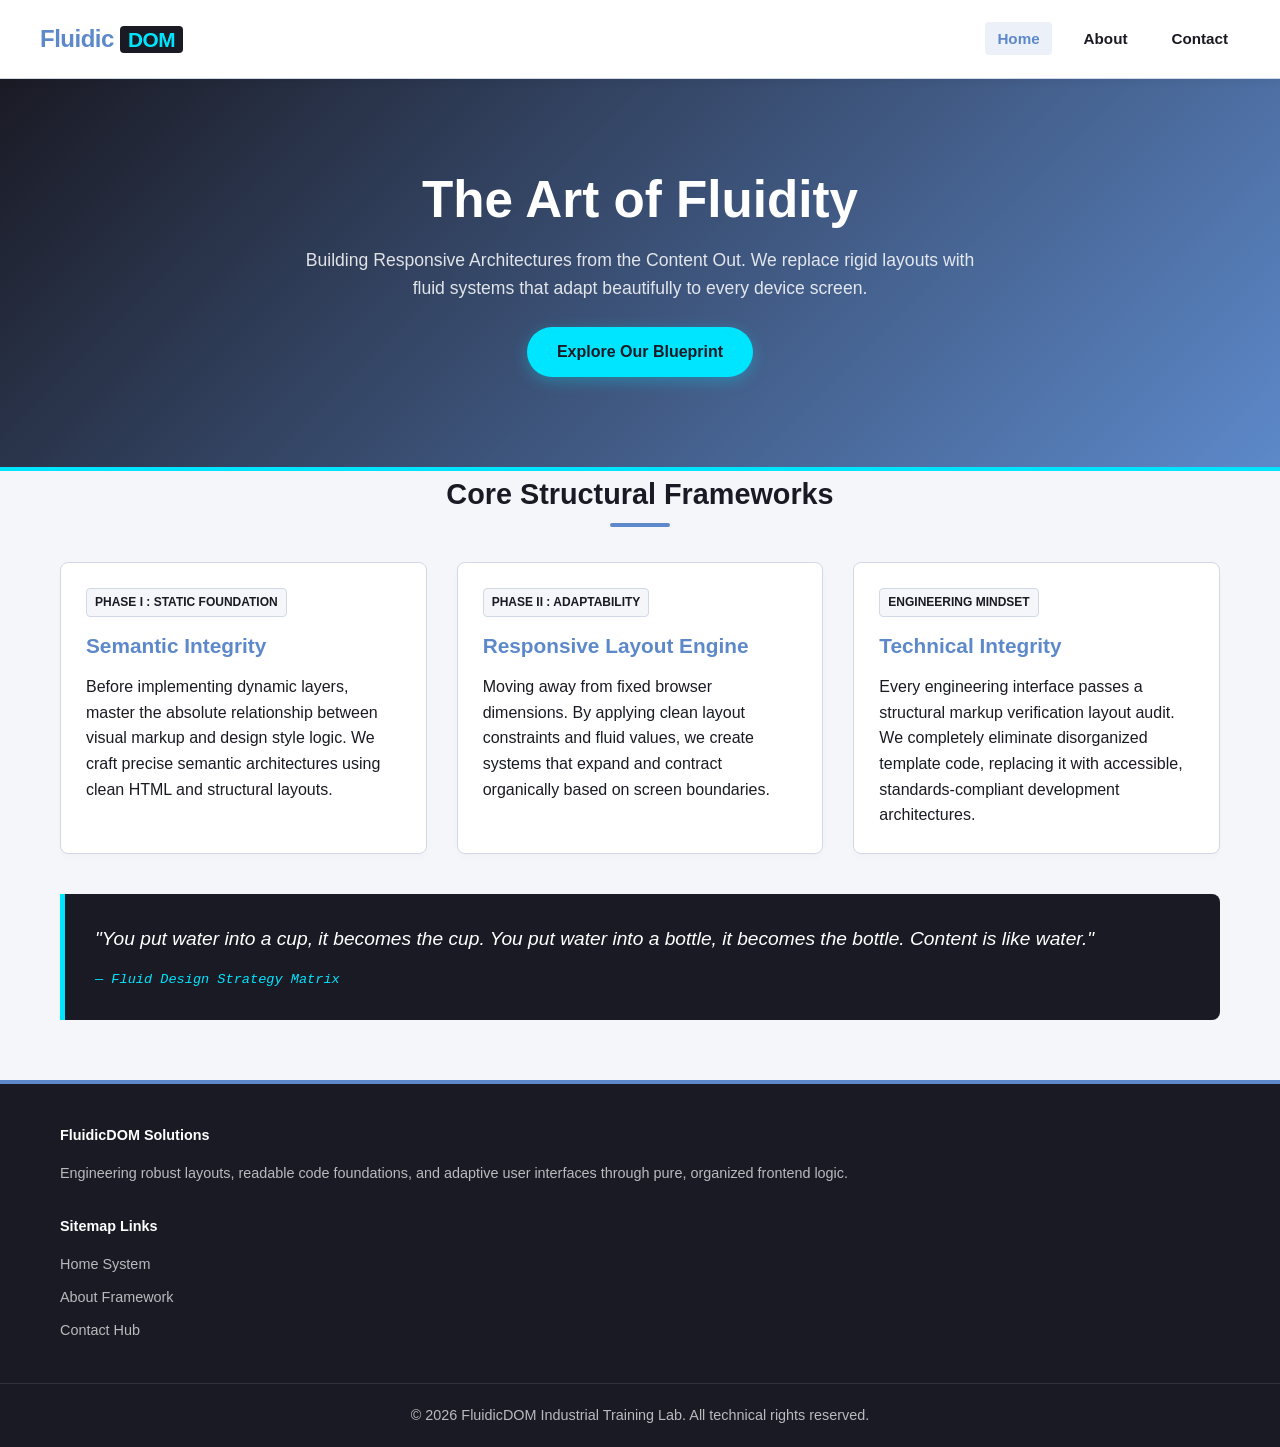
<file: index.html>
<!DOCTYPE html>
<html lang="en">
<head>
    <meta charset="UTF-8">
    <meta name="viewport" content="width=device-width, initial-scale=1.0">
    <title>Home | FluidicDOM Architecture Solutions</title>
    <link rel="stylesheet" href="project2.css">
</head>
<body>

    <header class="site-header">
        <div class="container nav-container">
            <div class="site-logo">
                Fluidic <span> DOM </span>
            </div>
            <nav class="main-nav">
                <ul>
                    <li><a href="index.html" class="active">Home</a></li>
                    <li><a href="about.html">About</a></li>
                    <li><a href="contact.html">Contact</a></li>
                </ul>
            </nav>
        </div>
    </header>

    <section class="hero-section">
        <div class="container">
            <h1>The Art of Fluidity</h1>
            <p>Building Responsive Architectures from the Content Out. We replace rigid layouts with fluid systems that adapt beautifully to every device screen.</p>
            <a href="about.html" class="btn-cta">Explore Our Blueprint</a>
        </div>
    </section>

    <main class="container">
        <h2 class="section-title">Core Structural Frameworks</h2>
        
        <div class="grid-container">
            
            <article class="card">
                <span class="card-tag">PHASE I : STATIC FOUNDATION</span>
                <h3>Semantic Integrity</h3>
                <p>Before implementing dynamic layers, master the absolute relationship between visual markup and design style logic. We craft precise semantic architectures using clean HTML and structural layouts.</p>
            </article>

            <article class="card">
                <span class="card-tag">PHASE II : ADAPTABILITY</span>
                <h3>Responsive Layout Engine</h3>
                <p>Moving away from fixed browser dimensions. By applying clean layout constraints and fluid values, we create systems that expand and contract organically based on screen boundaries.</p>
            </article>

            <article class="card">
                <span class="card-tag">ENGINEERING MINDSET</span>
                <h3>Technical Integrity</h3>
                <p>Every engineering interface passes a structural markup verification layout audit. We completely eliminate disorganized template code, replacing it with accessible, standards-compliant development architectures.</p>
            </article>

        </div>

        <div class="quote-block">
            <blockquote>"You put water into a cup, it becomes the cup. You put water into a bottle, it becomes the bottle. Content is like water."</blockquote>
            <cite>— Fluid Design Strategy Matrix</cite>
        </div>
    </main>

    <footer class="site-footer">
        <div class="container footer-grid">
            <div class="footer-about">
                <h4>FluidicDOM Solutions</h4>
                <p>Engineering robust layouts, readable code foundations, and adaptive user interfaces through pure, organized frontend logic.</p>
            </div>
            <div class="footer-links">
                <h4>Sitemap Links</h4>
                <ul>
                    <li><a href="index.html">Home System</a></li>
                    <li><a href="about.html">About Framework</a></li>
                    <li><a href="contact.html">Contact Hub</a></li>
                </ul>
            </div>
        </div>
        <div class="footer-bottom">
            <p>&copy; 2026 FluidicDOM Industrial Training Lab. All technical rights reserved.</p>
        </div>
    </footer>

</body>
</html>
</file>
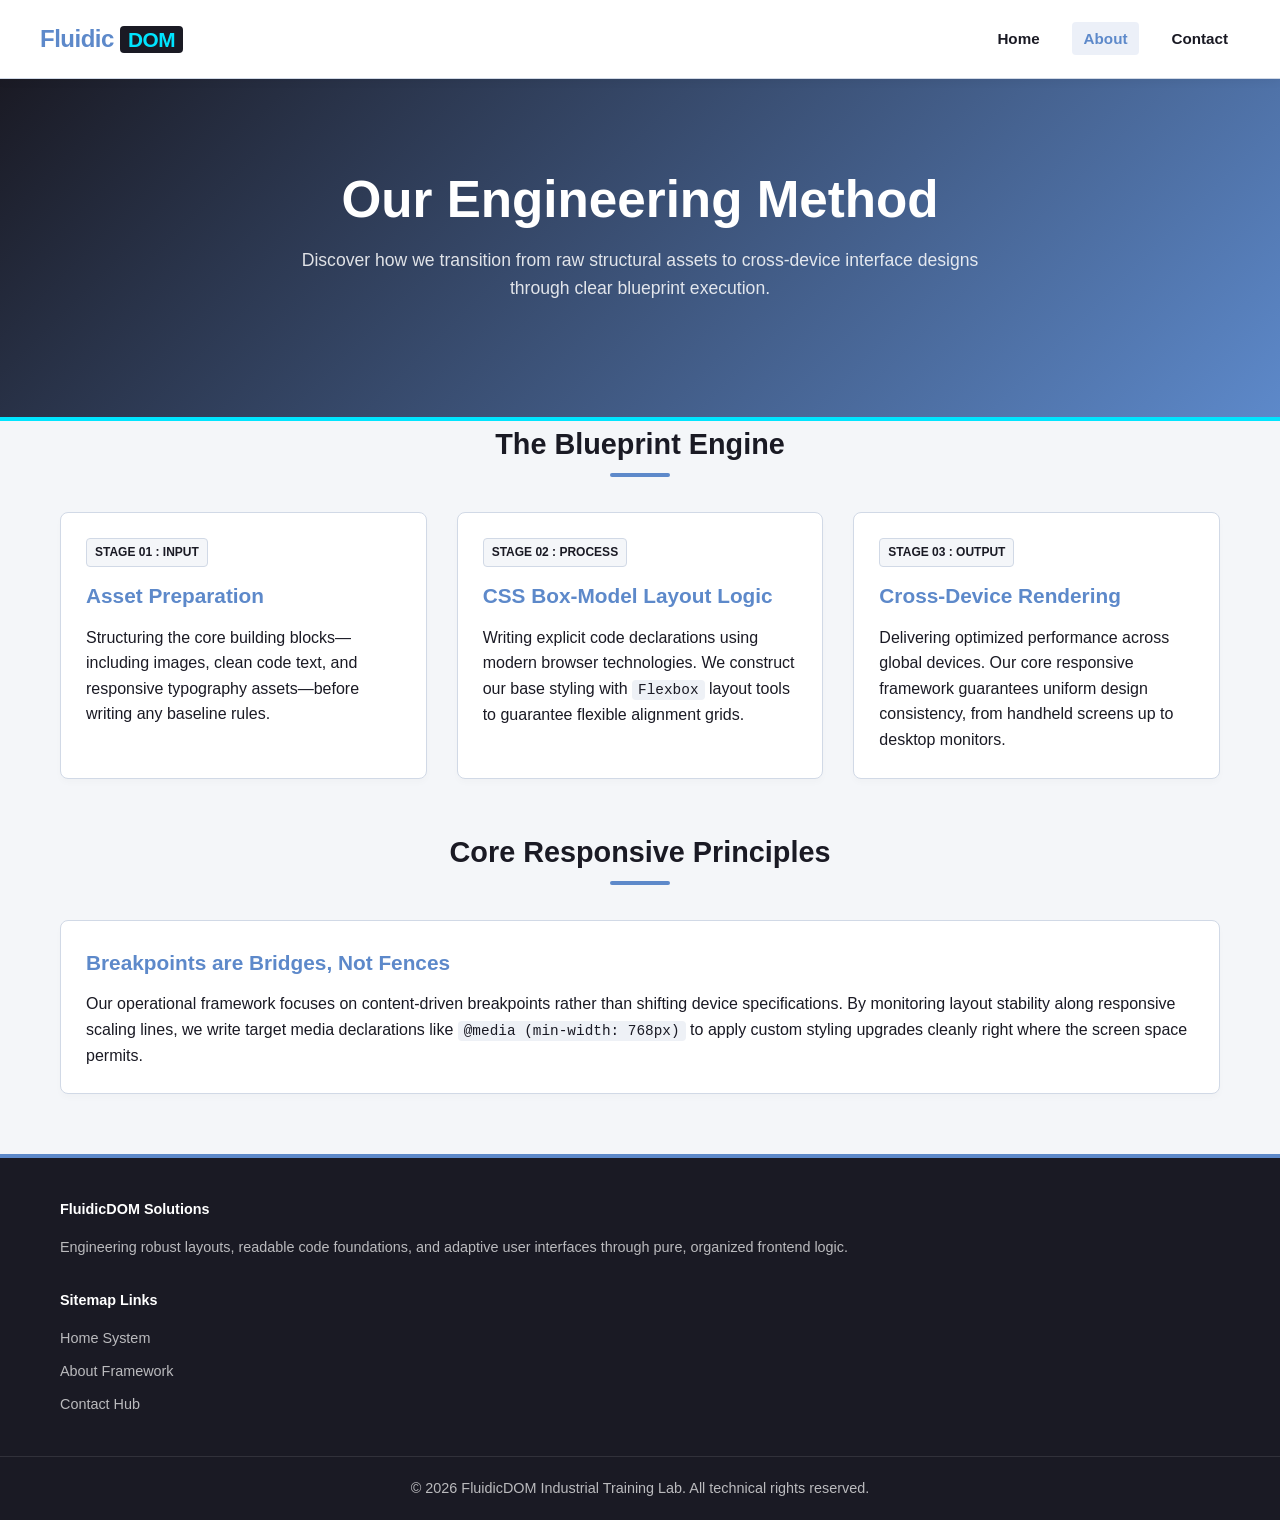
<file: about.html>
<!DOCTYPE html>
<html lang="en">
<head>
    <meta charset="UTF-8">
    <meta name="viewport" content="width=device-width, initial-scale=1.0">
    <title>About | FluidicDOM Framework System</title>
    <link rel="stylesheet" href="project2.css">
</head>
<body>

    <header class="site-header">
        <div class="container nav-container">
            <div class="site-logo">
                Fluidic <span> DOM </span>
            </div>
            <nav class="main-nav">
                <ul>
                    <li><a href="index.html">Home</a></li>
                    <li><a href="about.html" class="active">About</a></li>
                    <li><a href="contact.html">Contact</a></li>
                </ul>
            </nav>
        </div>
    </header>

    <section class="hero-section">
        <div class="container">
            <h1>Our Engineering Method</h1>
            <p>Discover how we transition from raw structural assets to cross-device interface designs through clear blueprint execution.</p>
        </div>
    </section>

    <main class="container">
        <h2 class="section-title">The Blueprint Engine</h2>
        
        <div class="grid-container">
            <div class="card">
                <span class="card-tag">STAGE 01 : INPUT</span>
                <h3>Asset Preparation</h3>
                <p>Structuring the core building blocks—including images, clean code text, and responsive typography assets—before writing any baseline rules.</p>
            </div>

            <div class="card">
                <span class="card-tag">STAGE 02 : PROCESS</span>
                <h3>CSS Box-Model Layout Logic</h3>
                <p>Writing explicit code declarations using modern browser technologies. We construct our base styling with <span class="mono-text">Flexbox</span> layout tools to guarantee flexible alignment grids.</p>
            </div>

            <div class="card">
                <span class="card-tag">STAGE 03 : OUTPUT</span>
                <h3>Cross-Device Rendering</h3>
                <p>Delivering optimized performance across global devices. Our core responsive framework guarantees uniform design consistency, from handheld screens up to desktop monitors.</p>
            </div>
        </div>

        <h2 class="section-title" style="margin-top: 50px;">Core Responsive Principles</h2>
        <div class="grid-container" style="grid-template-columns: 1fr;">
            <div class="card">
                <h3>Breakpoints are Bridges, Not Fences</h3>
                <p>Our operational framework focuses on content-driven breakpoints rather than shifting device specifications. By monitoring layout stability along responsive scaling lines, we write target media declarations like <span class="mono-text">@media (min-width: 768px)</span> to apply custom styling upgrades cleanly right where the screen space permits.</p>
            </div>
        </div>
    </main>

    <footer class="site-footer">
        <div class="container footer-grid">
            <div class="footer-about">
                <h4>FluidicDOM Solutions</h4>
                <p>Engineering robust layouts, readable code foundations, and adaptive user interfaces through pure, organized frontend logic.</p>
            </div>
            <div class="footer-links">
                <h4>Sitemap Links</h4>
                <ul>
                    <li><a href="index.html">Home System</a></li>
                    <li><a href="about.html">About Framework</a></li>
                    <li><a href="contact.html">Contact Hub</a></li>
                </ul>
            </div>
        </div>
        <div class="footer-bottom">
            <p>&copy; 2026 FluidicDOM Industrial Training Lab. All technical rights reserved.</p>
        </div>
    </footer>

</body>
</html>
</file>
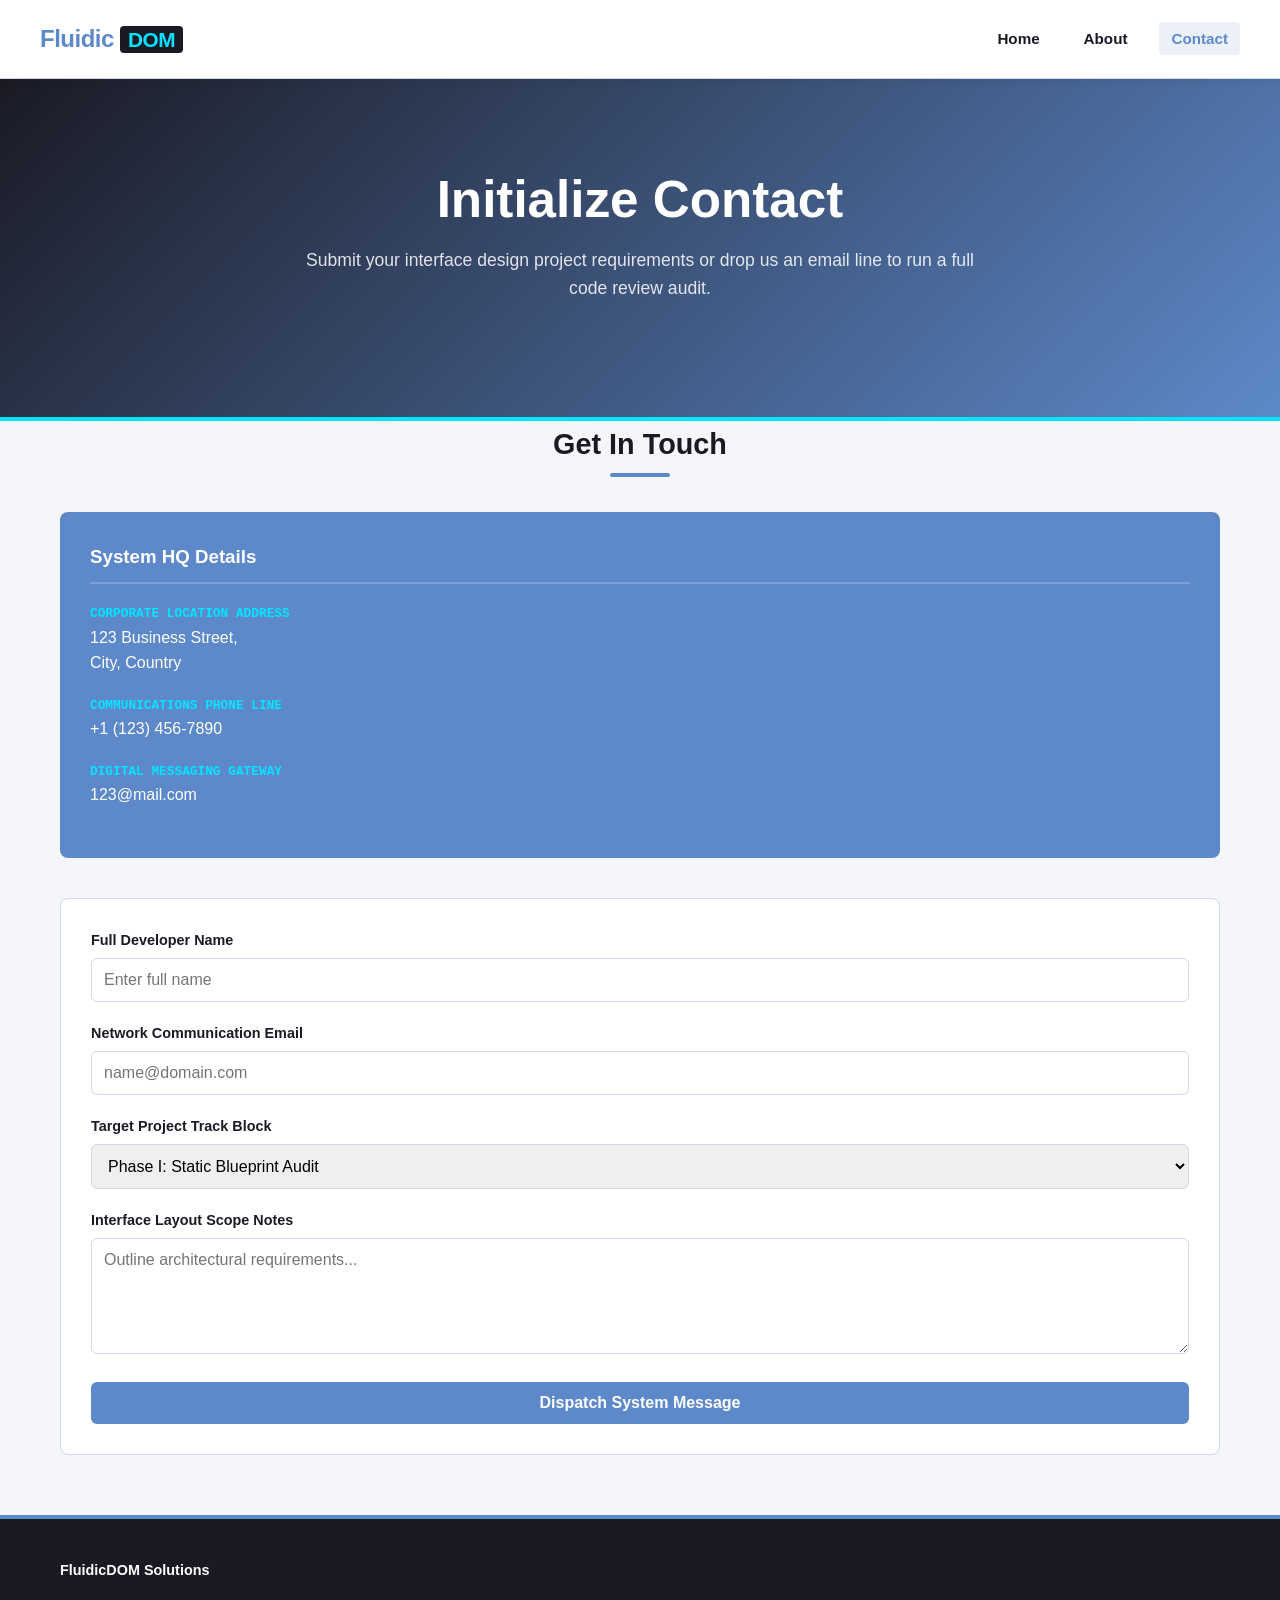
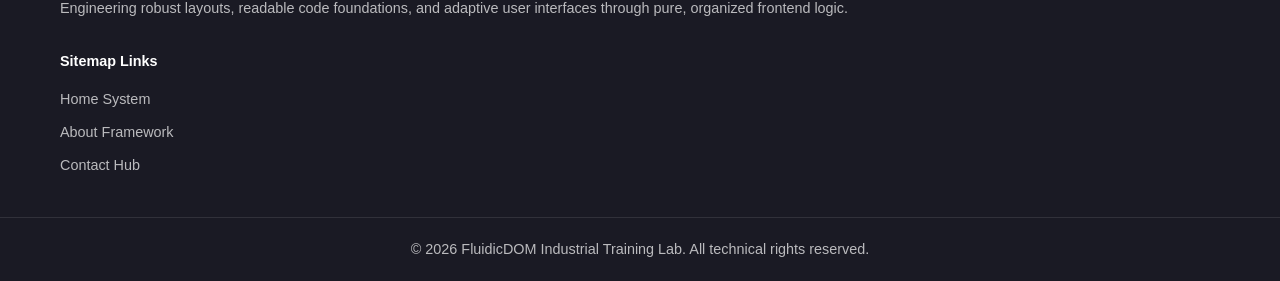
<file: contact.html>
<!DOCTYPE html>
<html lang="en">
<head>
    <meta charset="UTF-8">
    <meta name="viewport" content="width=device-width, initial-scale=1.0">
    <title>Contact | FluidicDOM Interface Hub</title>
    <link rel="stylesheet" href="project2.css">
</head>
<body>

    <header class="site-header">
        <div class="container nav-container">
            <div class="site-logo">
                Fluidic <span> DOM </span>
            </div>
            <nav class="main-nav">
                <ul>
                    <li><a href="index.html">Home</a></li>
                    <li><a href="about.html">About</a></li>
                    <li><a href="contact.html" class="active">Contact</a></li>
                </ul>
            </nav>
        </div>
    </header>

    <section class="hero-section">
        <div class="container">
            <h1>Initialize Contact</h1>
            <p>Submit your interface design project requirements or drop us an email line to run a full code review audit.</p>
        </div>
    </section>

    <main class="container">
        <h2 class="section-title">Get In Touch</h2>
        
        <div class="contact-wrapper">
            
            <aside class="contact-info-block">
                <h3>System HQ Details</h3>
                
                <div class="info-item">
                    <strong>Corporate Location Address</strong>
                    <p>123 Business Street,<br>City, Country</p>
                </div>

                <div class="info-item">
                    <strong>Communications Phone Line</strong>
                    <p>+1 (123) 456-7890</p>
                </div>

                <div class="info-item">
                    <strong>Digital Messaging Gateway</strong>
                    <p>123@mail.com</p>
                </div>
            </aside>

            <section class="contact-form">
                <form action="#" method="POST" onsubmit="event.preventDefault(); alert('Transmission simulated successfully.');">
                    
                    <div class="form-group">
                        <label for="userName">Full Developer Name</label>
                        <input type="text" id="userName" class="form-control" placeholder="Enter full name" required>
                    </div>

                    <div class="form-group">
                        <label for="userEmail">Network Communication Email</label>
                        <input type="email" id="userEmail" class="form-control" placeholder="name@domain.com" required>
                    </div>

                    <div class="form-group">
                        <label for="projectScope">Target Project Track Block</label>
                        <select id="projectScope" class="form-control">
                            <option value="p1">Phase I: Static Blueprint Audit</option>
                            <option value="p2">Phase II: Responsive System Adaptation</option>
                            <option value="all">Full Enterprise System Consultation</option>
                        </select>
                    </div>

                    <div class="form-group">
                        <label for="userMessage">Interface Layout Scope Notes</label>
                        <textarea id="userMessage" class="form-control" rows="5" placeholder="Outline architectural requirements..." required></textarea>
                    </div>

                    <button type="submit" class="btn-submit">Dispatch System Message</button>
                </form>
            </section>

        </div>
    </main>

    <footer class="site-footer">
        <div class="container footer-grid">
            <div class="footer-about">
                <h4>FluidicDOM Solutions</h4>
                <p>Engineering robust layouts, readable code foundations, and adaptive user interfaces through pure, organized frontend logic.</p>
            </div>
            <div class="footer-links">
                <h4>Sitemap Links</h4>
                <ul>
                    <li><a href="index.html">Home System</a></li>
                    <li><a href="about.html">About Framework</a></li>
                    <li><a href="contact.html">Contact Hub</a></li>
                </ul>
            </div>
        </div>
        <div class="footer-bottom">
            <p>&copy; 2026 FluidicDOM Industrial Training Lab. All technical rights reserved.</p>
        </div>
    </footer>

</body>
</html>
</file>
<file: project2.css>
:root {
    --primary-color: #5d89ca;     /* Deep Blueprint Blue */
    --secondary-color: #3b75b6;   /* Vibrant Fluid Azure */
    --dark-neutral: #1a1a24;      /* Obsidian Tech Dark */
    --light-neutral: #f4f6f9;     /* Light Machine Canvas */
    --accent-color: #00e5ff;      /* High-Res Cyan Accent */
    --white: #ffffff;
    --border-color: #d1d9e6;
    --success-color: #00e676;     /* Earned Badge Green */
    
    --font-primary: 'Segoe UI', Tahoma, Geneva, Verdana, sans-serif;
    --font-mono: 'JetBrains Mono', 'Courier New', monospace;
    
    --max-width: 1200px;          /* Grid Boundary Content Width */
    --transition-smooth: all 0.3s cubic-bezier(0.25, 0.8, 0.25, 1);
}


* {
    margin: 0;
    padding: 0;
    box-sizing: border-box;
}

body {
    font-family: var(--font-primary);
    background-color: var(--light-neutral);
    color: var(--dark-neutral);
    line-height: 1.6;
    overflow-x: hidden;
}

a {
    text-decoration: none;
    color: inherit;
    transition: var(--transition-smooth);
}


.container {
    width: 100%;
    max-width: var(--max-width);
    margin: 0 auto;
    padding: 0 20px;
}


.site-header {
    background-color: var(--white);
    border-bottom: 1px solid var(--border-color);
    position: sticky;
    top: 0;
    z-index: 1000;
    box-shadow: 0 2px 10px rgba(0, 0, 0, 0.05);
}

.nav-container {
    display: flex;
    flex-direction: column;
    align-items: center;
    padding: 15px 0;
}

.site-logo {
    font-family: var(--font-primary);
    font-weight: 800;
    font-size: 1.5rem;
    color: var(--primary-color);
    letter-spacing: -0.5px;
    margin-bottom: 12px;
}

.site-logo span {
    color: var(--accent-color);
    background-color: var(--dark-neutral);
    padding: 2px 8px;
    border-radius: 4px;
    font-size: 1.3rem;
}

.main-nav ul {
    list-style: none;
    display: flex;
    gap: 20px;
}

.main-nav a {
    font-size: 0.95rem;
    font-weight: 600;
    padding: 8px 12px;
    border-radius: 4px;
    color: var(--dark-neutral);
}

.main-nav a:hover, 
.main-nav a.active {
    color: var(--primary-color);
    background-color: rgba(13, 71, 161, 0.08);
}


.hero-section {
    background: linear-gradient(135deg, var(--dark-neutral) 0%, var(--primary-color) 100%);
    color: var(--white);
    padding: 60px 0;
    text-align: center;
    border-bottom: 4px solid var(--accent-color);
}

.hero-section h1 {
    font-size: 2.2rem;
    font-weight: 800;
    margin-bottom: 15px;
    line-height: 1.2;
}

.hero-section p {
    font-size: 1.1rem;
    max-width: 700px;
    margin: 0 auto 25px auto;
    color: rgba(255, 255, 255, 0.85);
}

.btn-cta {
    display: inline-block;
    background-color: var(--accent-color);
    color: var(--dark-neutral);
    padding: 12px 30px;
    border-radius: 30px;
    font-weight: 700;
    box-shadow: 0 4px 15px rgba(0, 229, 255, 0.3);
    transition: var(--transition-smooth);
}

.btn-cta:hover {
    background-color: var(--white);
    transform: translateY(-2px);
    box-shadow: 0 6px 20px rgba(255, 255, 255, 0.4);
}

main {
    padding: 40px 0;
}

.section-title {
    text-align: center;
    font-size: 1.8rem;
    margin-bottom: 35px;
    position: relative;
    padding-bottom: 10px;
}

.section-title::after {
    content: '';
    position: absolute;
    bottom: 0;
    left: 50%;
    transform: translateX(-50%);
    width: 60px;
    height: 4px;
    background-color: var(--primary-color);
    border-radius: 2px;
}


.grid-container {
    display: grid;
    grid-template-columns: 1fr; 
    gap: 30px;
    margin-bottom: 40px;
}

.card {
    background-color: var(--white);
    border: 1px solid var(--border-color);
    border-radius: 8px;
    padding: 25px;
    transition: var(--transition-smooth);
    box-shadow: 0 4px 6px rgba(0, 0, 0, 0.02);
}

.card:hover {
    transform: translateY(-5px);
    box-shadow: 0 12px 20px rgba(0, 0, 0, 0.08);
    border-color: var(--secondary-color);
}

.card h3 {
    margin-bottom: 12px;
    color: var(--primary-color);
    font-size: 1.3rem;
}

.card-tag {
    display: inline-block;
    background-color: var(--light-neutral);
    font-family: var(Georgia  , 'Times New Roman', Times, serif);;
    font-size: 0.75rem;
    padding: 4px 8px;
    border-radius: 4px;
    margin-bottom: 12px;
    font-weight: bold;
    border: 1px solid var(--border-color);
}

.mono-text {
    font-family: var(--font-mono);
    background: #eef1f6;
    padding: 2px 6px;
    border-radius: 4px;
    font-size: 0.9rem;
}

/* --- Quote Block Component --- */
.quote-block {
    background-color: var(--dark-neutral);
    color: var(--white);
    padding: 30px;
    border-left: 5px solid var(--accent-color);
    border-radius: 0 8px 8px 0;
    margin: 30px 0;
}

.quote-block blockquote {
    font-style: italic;
    font-size: 1.2rem;
    margin-bottom: 10px;
}

.quote-block cite {
    font-family: var(--font-mono);
    font-size: 0.85rem;
    color: var(--accent-color);
}


.contact-wrapper {
    display: grid;
    grid-template-columns: 1fr;
    gap: 40px;
}

.contact-info-block {
    background-color: var(--primary-color);
    color: var(--white);
    padding: 30px;
    border-radius: 8px;
}

.contact-info-block h3 {
    margin-bottom: 20px;
    border-bottom: 2px solid rgba(255, 255, 255, 0.2);
    padding-bottom: 10px;
}

.info-item {
    margin-bottom: 20px;
}

.info-item strong {
    display: block;
    font-family: var(--font-mono);
    font-size: 0.8rem;
    text-transform: uppercase;
    color: var(--accent-color);
}

.contact-form {
    background-color: var(--white);
    padding: 30px;
    border: 1px solid var(--border-color);
    border-radius: 8px;
}

.form-group {
    margin-bottom: 20px;
}

.form-group label {
    display: block;
    margin-bottom: 6px;
    font-weight: 600;
    font-size: 0.9rem;
}

.form-control {
    width: 100%;
    padding: 12px;
    border: 1px solid var(--border-color);
    border-radius: 6px;
    font-family: var(--font-primary);
    font-size: 1rem;
    transition: var(--transition-smooth);
}

.form-control:focus {
    outline: none;
    border-color: var(--primary-color);
    box-shadow: 0 0 0 3px rgba(13, 71, 161, 0.15);
}

.btn-submit {
    background-color: var(--primary-color);
    color: var(--white);
    border: none;
    padding: 12px 25px;
    font-size: 1rem;
    font-weight: 600;
    border-radius: 6px;
    cursor: pointer;
    width: 100%;
    transition: var(--transition-smooth);
}

.btn-submit:hover {
    background-color: var(--secondary-color);
}

/* --- Footer Area --- */
.site-footer {
    background-color: var(--dark-neutral);
    color: rgba(255, 255, 255, 0.7);
    padding: 40px 0 20px 0;
    margin-top: 60px;
    border-top: 4px solid var(--primary-color);
    font-size: 0.9rem;
}

.footer-grid {
    display: grid;
    grid-template-columns: 1fr;
    gap: 30px;
    margin-bottom: 30px;
}

.footer-about h4, .footer-links h4 {
    color: var(--white);
    margin-bottom: 15px;
}

.footer-links ul {
    list-style: none;
}

.footer-links li {
    margin-bottom: 10px;
}

.footer-links a:hover {
    color: var(--accent-color);
}

.footer-bottom {
    text-align: center;
    padding-top: 20px;
    border-top: 1px solid rgba(255, 255, 255, 0.1);
}



/* Tablet & Intermediate Screens (Min-Width: 768px) */
@media (min-width: 768px) {
    .nav-container {
        flex-direction: row; /* Horizontal Flow on Bigger viewports */
        justify-content: space-between;
        padding: 20px 0;
    }
    
    .site-logo {
        margin-bottom: 0;
    }
    
    .hero-section {
        padding: 90px 0;
    }
    
    .hero-section h1 {
        font-size: 3.2rem;
    }
    
    .grid-container {
        grid-template-columns: repeat(2, 1fr); 
    
    .contact-wrapper {
        grid-template-columns: 1fr 2fr; 
    }
    
    .footer-grid {
        grid-template-columns: 2fr 1fr;
    }
    
    .btn-submit {
        width: auto;
    }
}


@media (min-width: 1024px) {
    .grid-container {
        grid-template-columns: repeat(3, 1fr); 
    }
}
</file>
